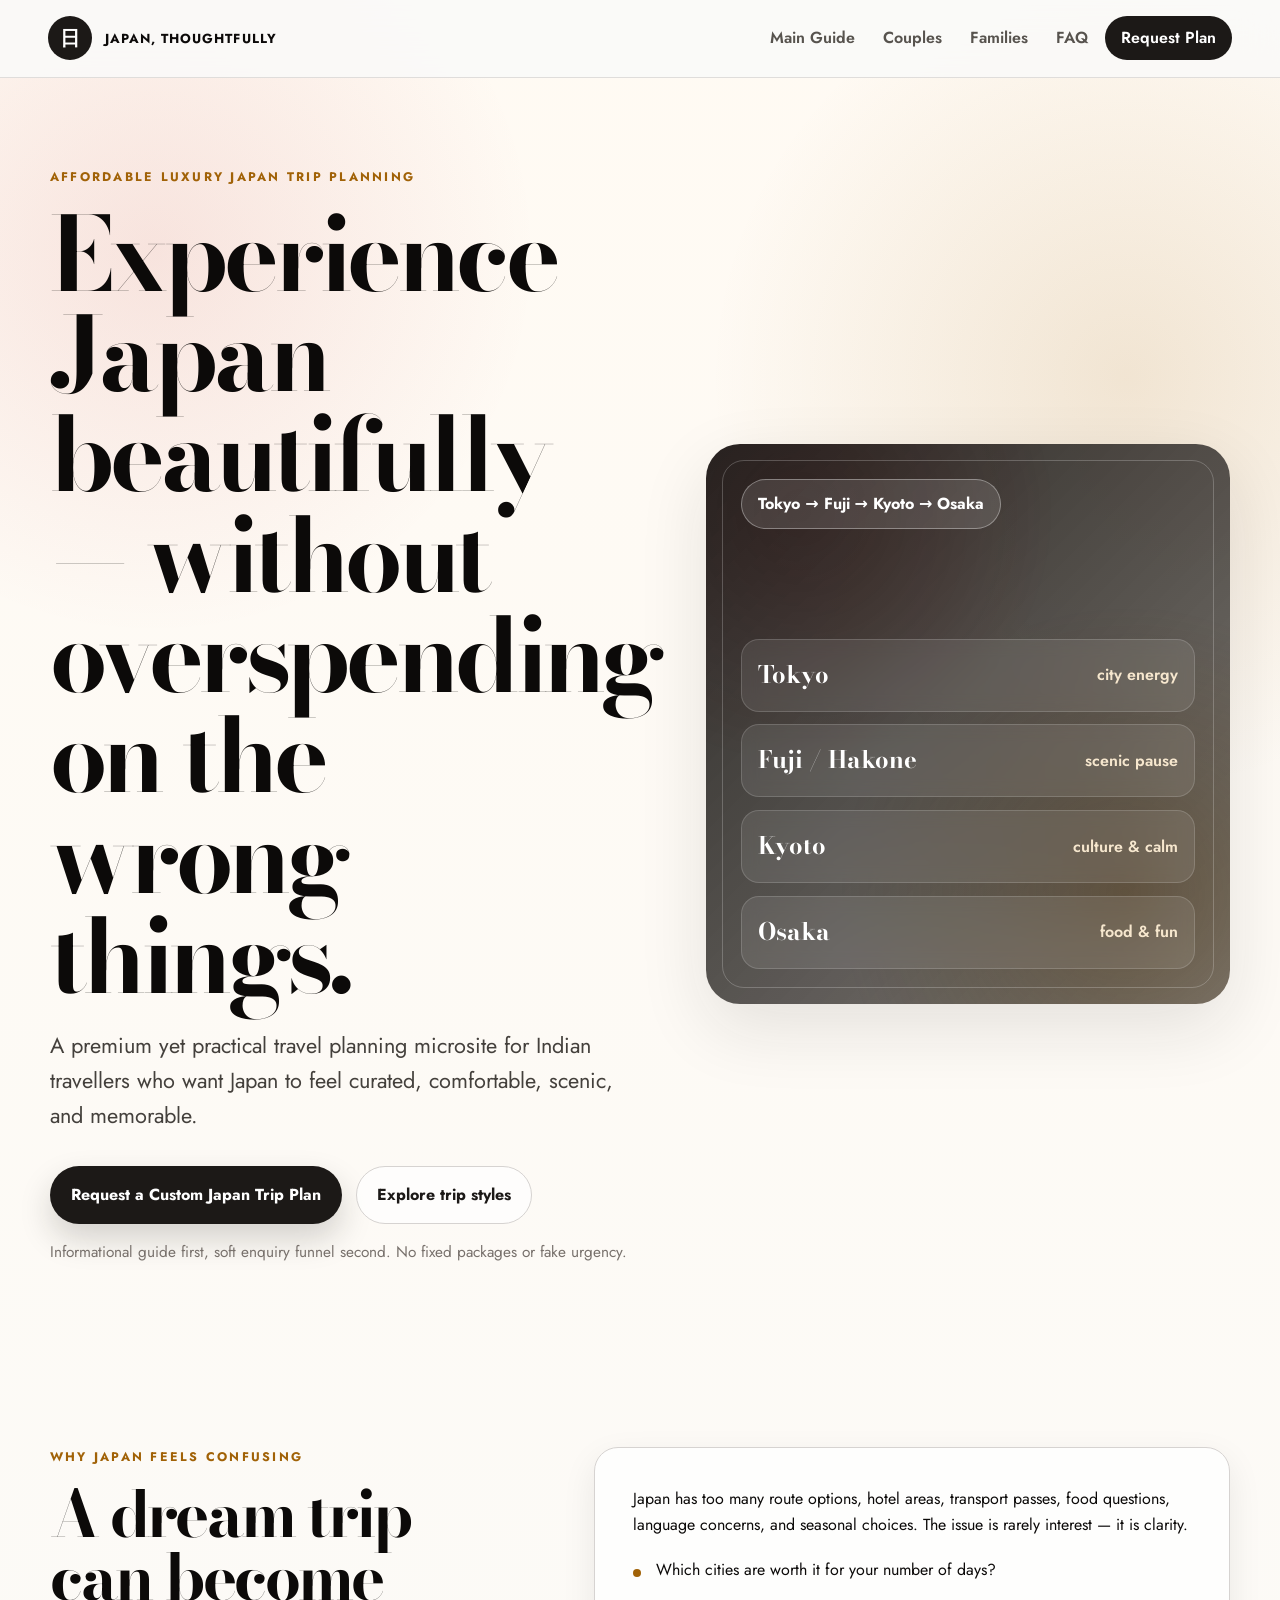
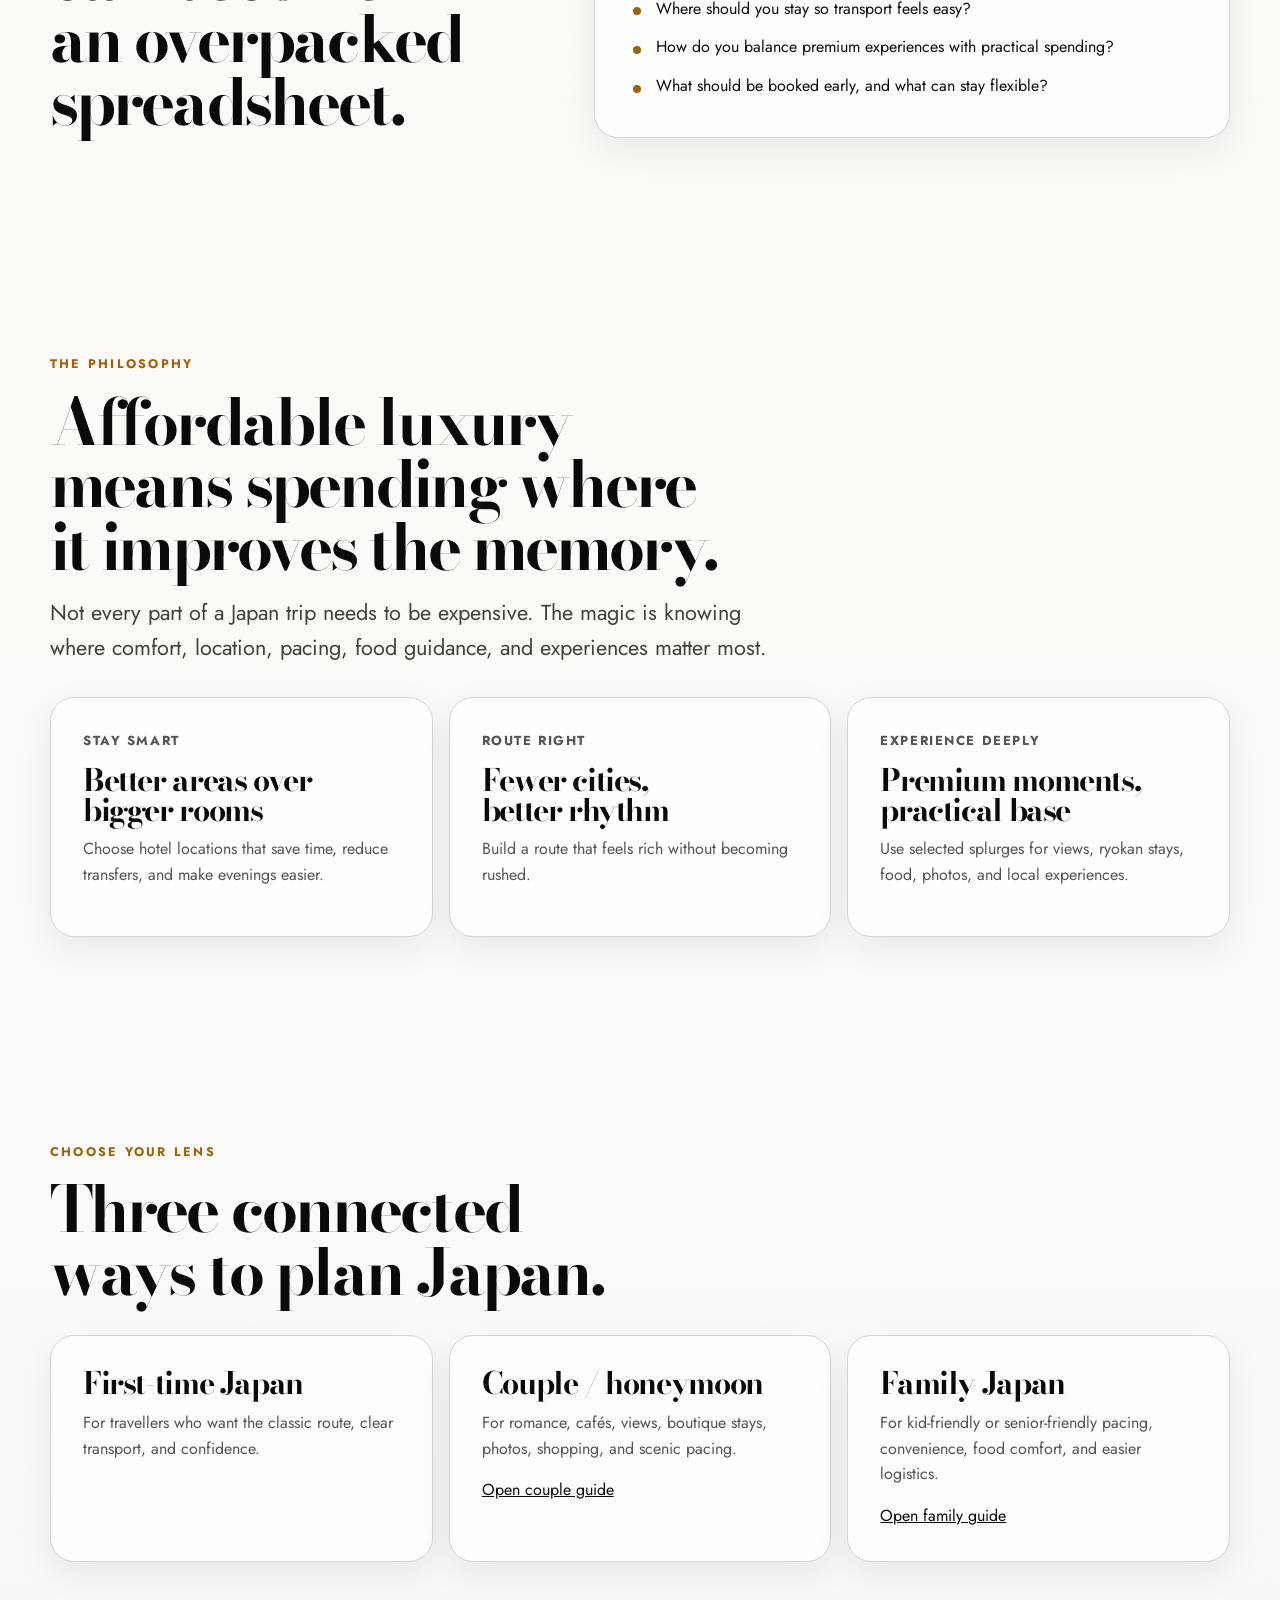
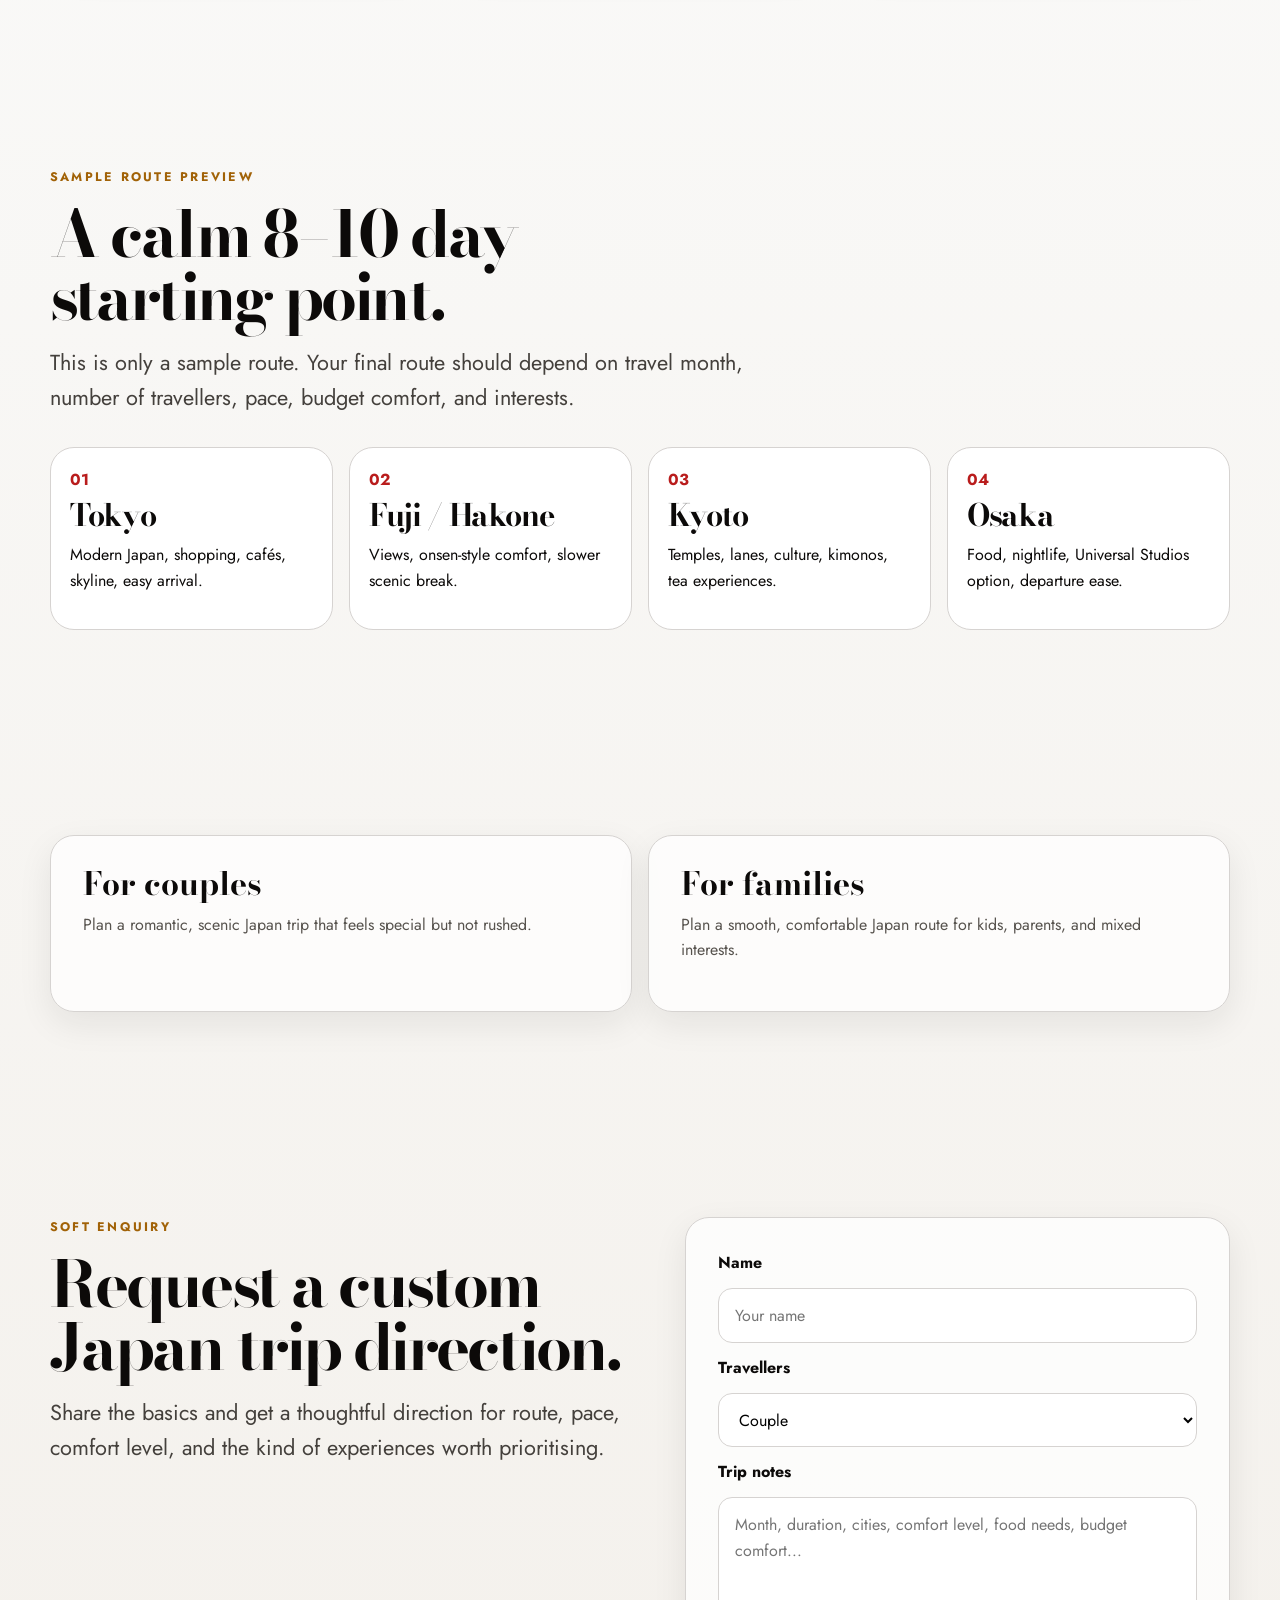
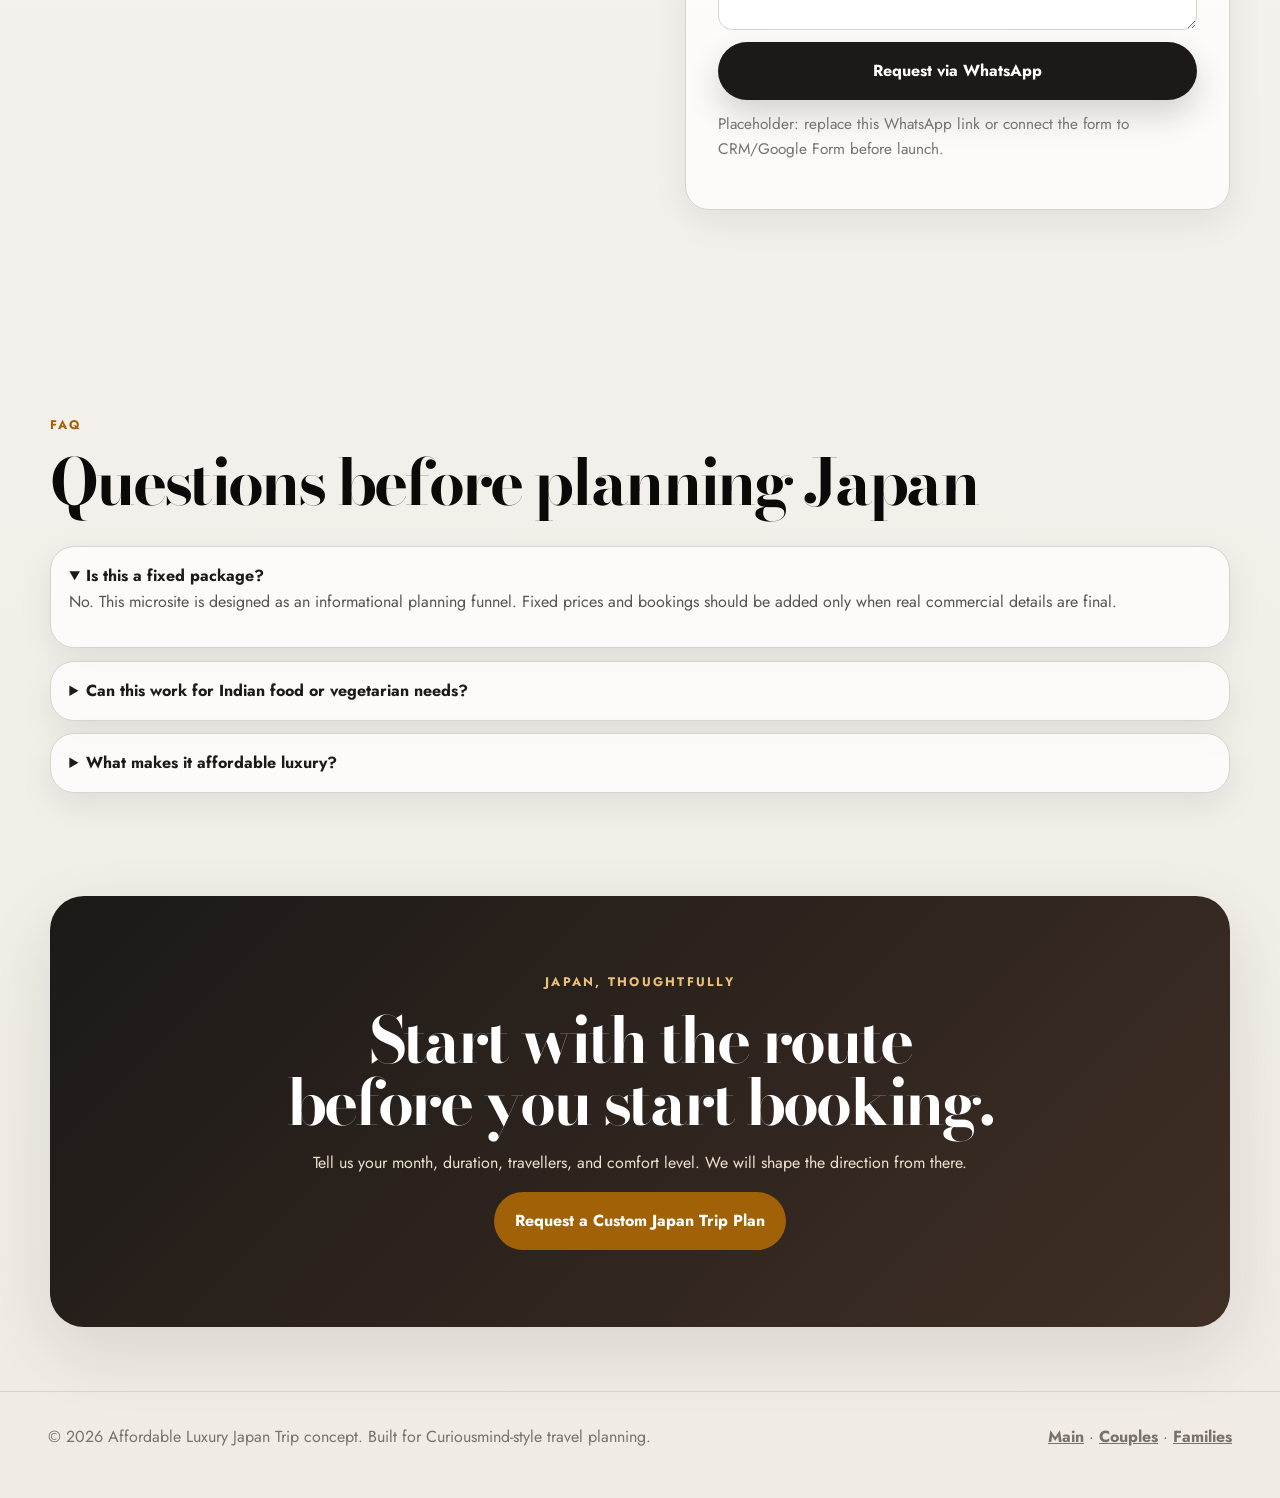
<file: index.html>
<!doctype html><html lang="en"><head><meta charset="utf-8"><meta name="viewport" content="width=device-width, initial-scale=1"><title>Affordable Luxury Japan Trip | Premium Informational Planning Guide</title><meta name="description" content="A premium informational guide for Indian travellers planning an affordable luxury Japan trip with smart routes, comfort, food guidance, and curated experiences."><meta property="og:title" content="Affordable Luxury Japan Trip | Premium Informational Planning Guide"><meta property="og:description" content="A premium informational guide for Indian travellers planning an affordable luxury Japan trip with smart routes, comfort, food guidance, and curated experiences."><meta property="og:type" content="website"><meta property="og:url" content="https://affordable-luxury-japan-trip.vercel.app/"><meta name="theme-color" content="#1C1917"><link rel="stylesheet" href="styles.css"></head><body><a class="skip-link" href="#main">Skip to main content</a><header class="site-header"><a class="brand" href="index.html" aria-label="Affordable Luxury Japan Trip home"><span class="brand-mark">日</span><span>Japan, Thoughtfully</span></a><nav class="site-nav" aria-label="Primary navigation"><a href="index.html">Main Guide</a><a href="couples.html">Couples</a><a href="family.html">Families</a><a href="#faq">FAQ</a><a class="nav-cta" href="#plan">Request Plan</a></nav></header><main id="main">
<section class="hero container"><div class="hero-grid"><div><p class="eyebrow">Affordable Luxury Japan Trip Planning</p><h1>Experience Japan beautifully — without overspending on the wrong things.</h1><p class="lead">A premium yet practical travel planning microsite for Indian travellers who want Japan to feel curated, comfortable, scenic, and memorable.</p><div class="actions"><a class="btn btn-primary" href="#plan">Request a Custom Japan Trip Plan</a><a class="btn btn-secondary" href="#trip-styles">Explore trip styles</a></div><p class="microcopy">Informational guide first, soft enquiry funnel second. No fixed packages or fake urgency.</p></div><aside class="hero-card" aria-label="Sample Japan route"><span class="stamp">Tokyo → Fuji → Kyoto → Osaka</span><div class="route"><div class="route-item"><strong>Tokyo</strong><span>city energy</span></div><div class="route-item"><strong>Fuji / Hakone</strong><span>scenic pause</span></div><div class="route-item"><strong>Kyoto</strong><span>culture & calm</span></div><div class="route-item"><strong>Osaka</strong><span>food & fun</span></div></div></aside></div></section>
<section class="section container split"><div class="section-intro"><p class="eyebrow">Why Japan feels confusing</p><h2>A dream trip can become an overpacked spreadsheet.</h2></div><div class="soft-panel"><p>Japan has too many route options, hotel areas, transport passes, food questions, language concerns, and seasonal choices. The issue is rarely interest — it is clarity.</p><ul class="feature-list"><li>Which cities are worth it for your number of days?</li><li>Where should you stay so transport feels easy?</li><li>How do you balance premium experiences with practical spending?</li><li>What should be booked early, and what can stay flexible?</li></ul></div></section>
<section class="section container"><div class="section-intro"><p class="eyebrow">The philosophy</p><h2>Affordable luxury means spending where it improves the memory.</h2><p class="lead">Not every part of a Japan trip needs to be expensive. The magic is knowing where comfort, location, pacing, food guidance, and experiences matter most.</p></div><div class="grid-3"><article class="card"><p class="kicker">Stay smart</p><h3>Better areas over bigger rooms</h3><p>Choose hotel locations that save time, reduce transfers, and make evenings easier.</p></article><article class="card"><p class="kicker">Route right</p><h3>Fewer cities, better rhythm</h3><p>Build a route that feels rich without becoming rushed.</p></article><article class="card"><p class="kicker">Experience deeply</p><h3>Premium moments, practical base</h3><p>Use selected splurges for views, ryokan stays, food, photos, and local experiences.</p></article></div></section>
<section class="section container" id="trip-styles"><div class="section-intro"><p class="eyebrow">Choose your lens</p><h2>Three connected ways to plan Japan.</h2></div><div class="grid-3"><article class="card"><h3>First-time Japan</h3><p>For travellers who want the classic route, clear transport, and confidence.</p></article><article class="card"><h3>Couple / honeymoon</h3><p>For romance, cafés, views, boutique stays, photos, shopping, and scenic pacing.</p><a href="couples.html">Open couple guide</a></article><article class="card"><h3>Family Japan</h3><p>For kid-friendly or senior-friendly pacing, convenience, food comfort, and easier logistics.</p><a href="family.html">Open family guide</a></article></div></section>
<section class="section container"><div class="section-intro"><p class="eyebrow">Sample route preview</p><h2>A calm 8–10 day starting point.</h2><p class="lead">This is only a sample route. Your final route should depend on travel month, number of travellers, pace, budget comfort, and interests.</p></div><div class="route-preview"><div class="stop"><span>01</span><h3>Tokyo</h3><p>Modern Japan, shopping, cafés, skyline, easy arrival.</p></div><div class="stop"><span>02</span><h3>Fuji / Hakone</h3><p>Views, onsen-style comfort, slower scenic break.</p></div><div class="stop"><span>03</span><h3>Kyoto</h3><p>Temples, lanes, culture, kimonos, tea experiences.</p></div><div class="stop"><span>04</span><h3>Osaka</h3><p>Food, nightlife, Universal Studios option, departure ease.</p></div></div></section>
<section class="section container"><div class="page-links"><a class="link-card" href="couples.html"><strong>For couples</strong><p>Plan a romantic, scenic Japan trip that feels special but not rushed.</p></a><a class="link-card" href="family.html"><strong>For families</strong><p>Plan a smooth, comfortable Japan route for kids, parents, and mixed interests.</p></a></div></section>
<section class="section container form-section" id="plan"><div><p class="eyebrow">Soft enquiry</p><h2>Request a custom Japan trip direction.</h2><p class="lead">Share the basics and get a thoughtful direction for route, pace, comfort level, and the kind of experiences worth prioritising.</p></div><form class="form-panel" aria-label="Japan trip plan request form"><label for="name">Name</label><input id="name" name="name" autocomplete="name" placeholder="Your name"><label for="travelers">Travellers</label><select id="travelers" name="travelers"><option>Couple</option><option>Family</option><option>Friends / group</option><option>Solo traveller</option></select><label for="message">Trip notes</label><textarea id="message" name="message" rows="4" placeholder="Month, duration, cities, comfort level, food needs, budget comfort..."></textarea><a class="btn btn-primary" href="https://wa.me/910000000000?text=Hi%2C%20I%20want%20a%20custom%20Japan%20trip%20plan">Request via WhatsApp</a><p class="microcopy">Placeholder: replace this WhatsApp link or connect the form to CRM/Google Form before launch.</p></form></section>
<section class="section container" id="faq"><p class="eyebrow">FAQ</p><h2>Questions before planning Japan</h2><div class="faq"><details open><summary>Is this a fixed package?</summary><p>No. This microsite is designed as an informational planning funnel. Fixed prices and bookings should be added only when real commercial details are final.</p></details><details><summary>Can this work for Indian food or vegetarian needs?</summary><p>Yes, the planning should include food comfort, convenience-store options, Indian restaurants where useful, and hotel area choices.</p></details><details><summary>What makes it affordable luxury?</summary><p>It balances premium moments with smart route, stay, and transport decisions so money is spent where it changes the experience.</p></details></div></section>
<section class="container final-cta"><p class="eyebrow">Japan, thoughtfully</p><h2>Start with the route before you start booking.</h2><p>Tell us your month, duration, travellers, and comfort level. We will shape the direction from there.</p><a class="btn btn-gold" href="#plan">Request a Custom Japan Trip Plan</a></section>
</main><footer class="site-footer"><p>© 2026 Affordable Luxury Japan Trip concept. Built for Curiousmind-style travel planning.</p><p><a href="index.html">Main</a> · <a href="couples.html">Couples</a> · <a href="family.html">Families</a></p></footer></body></html>
</file>
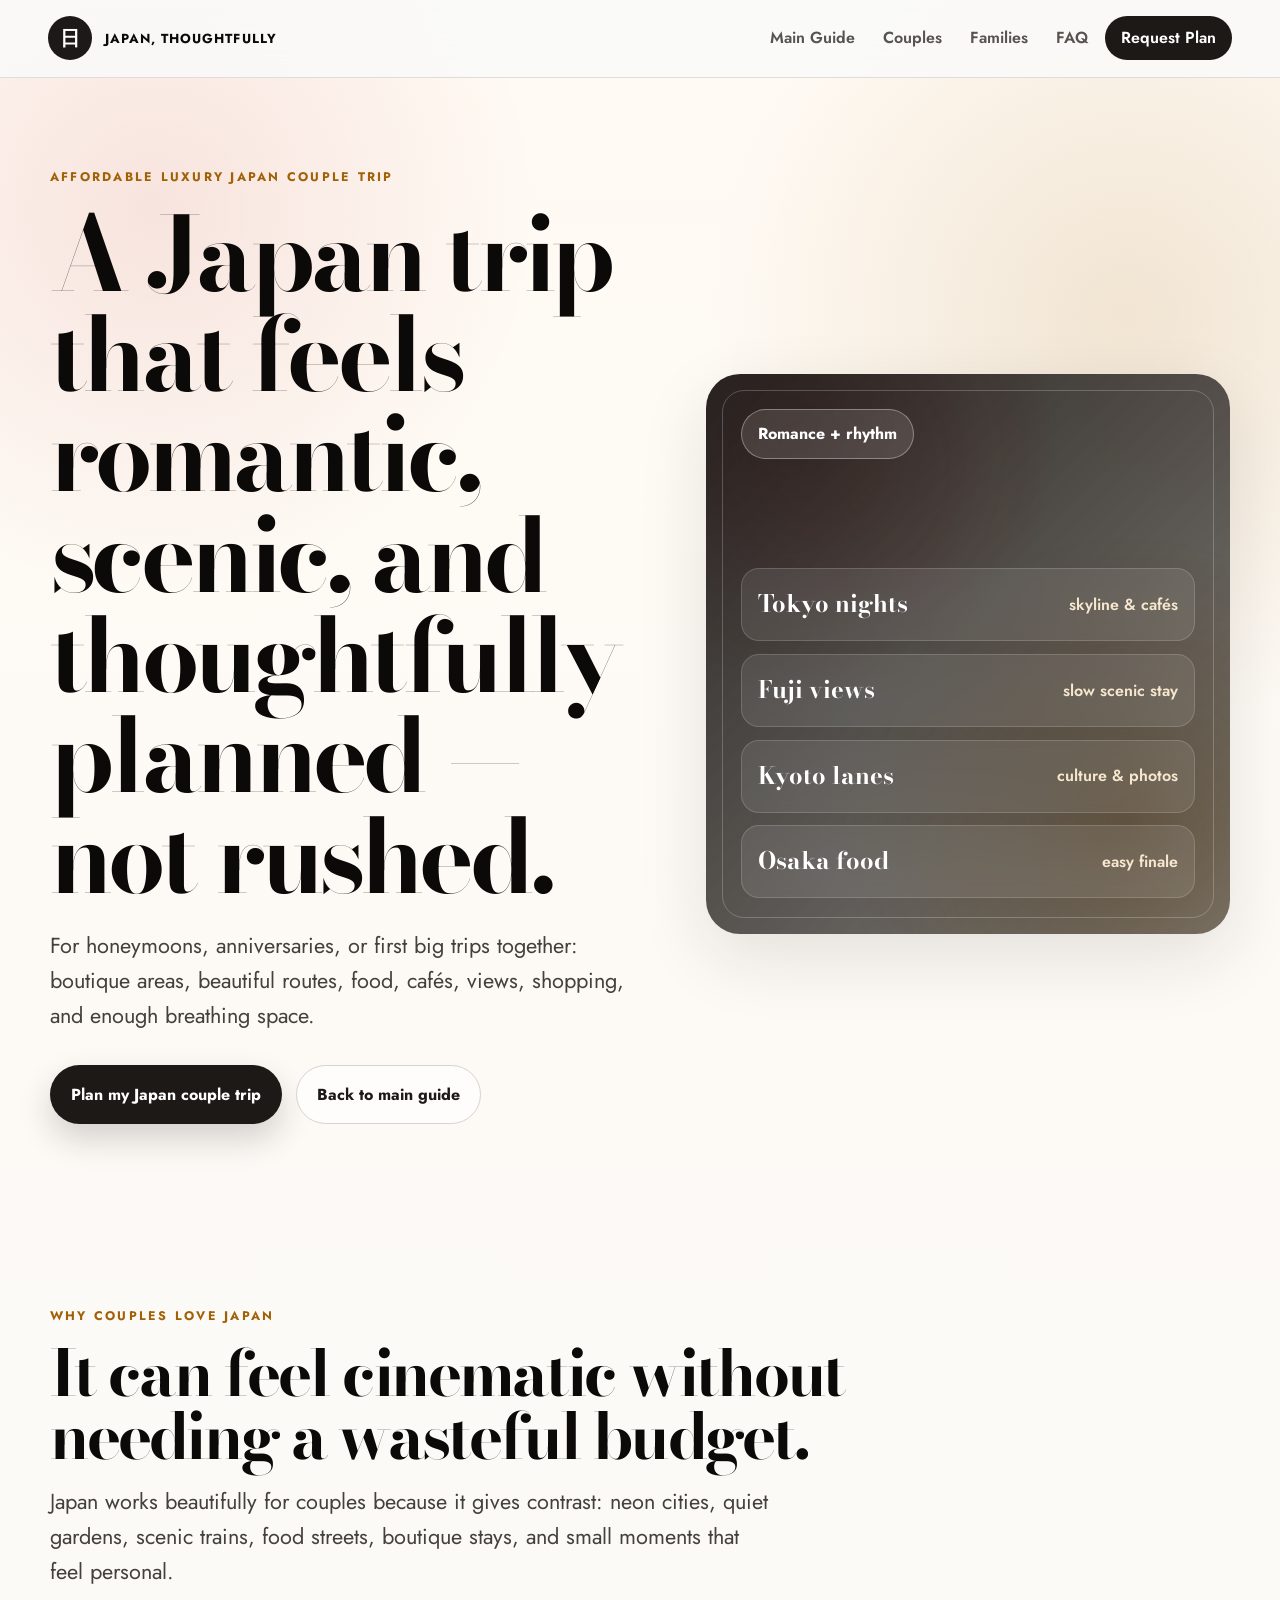
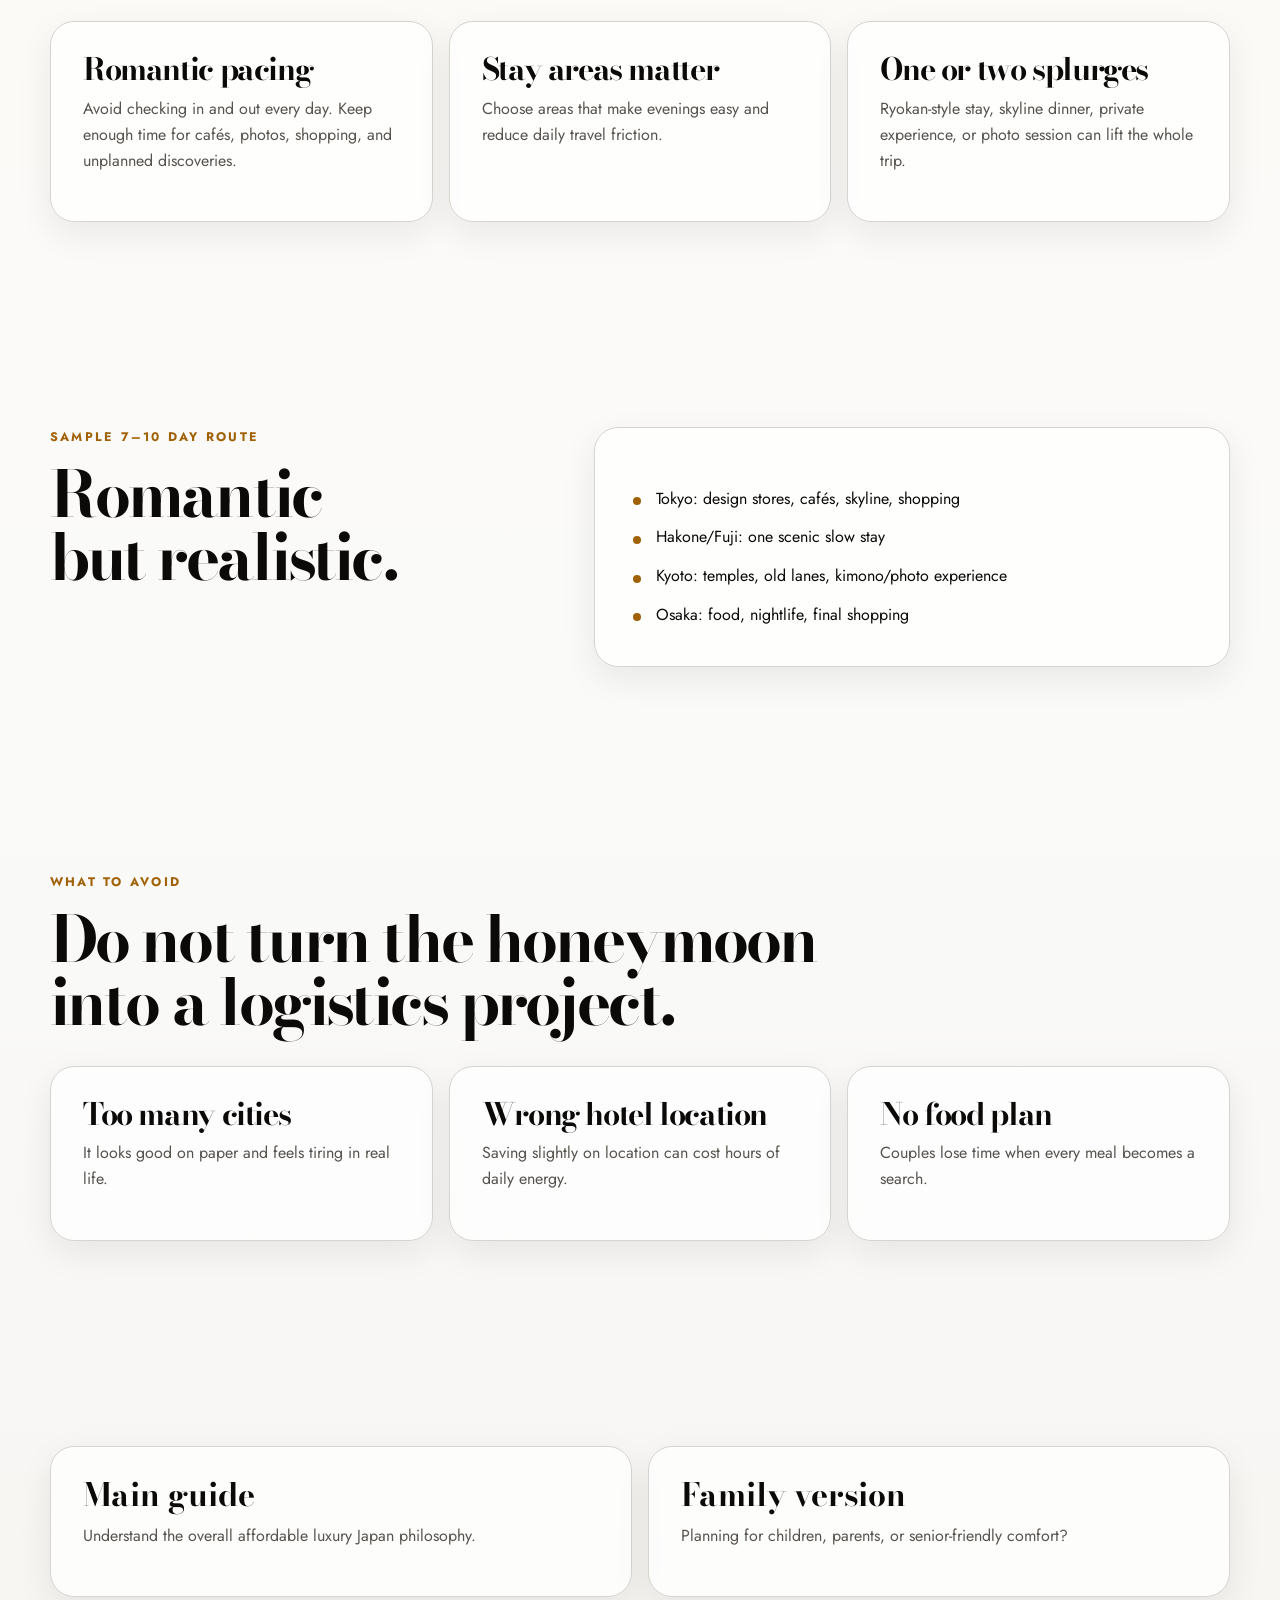
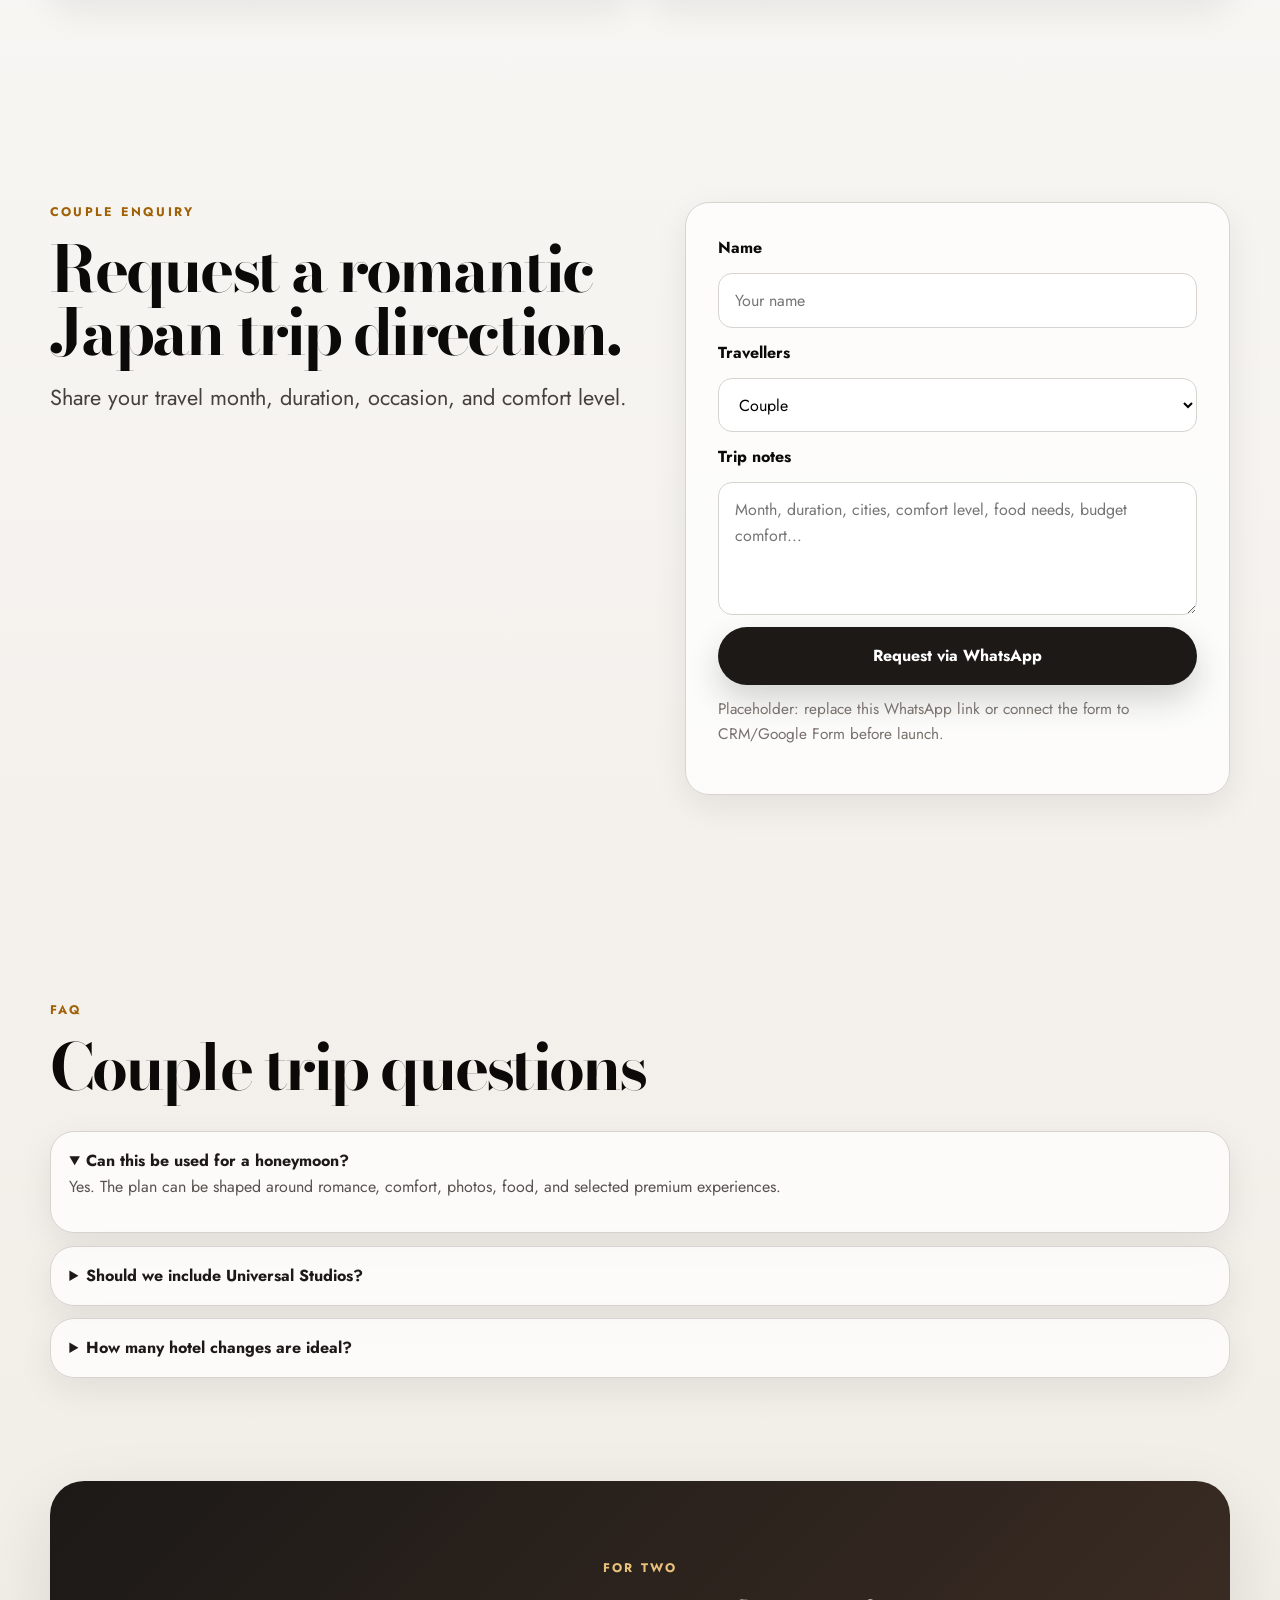
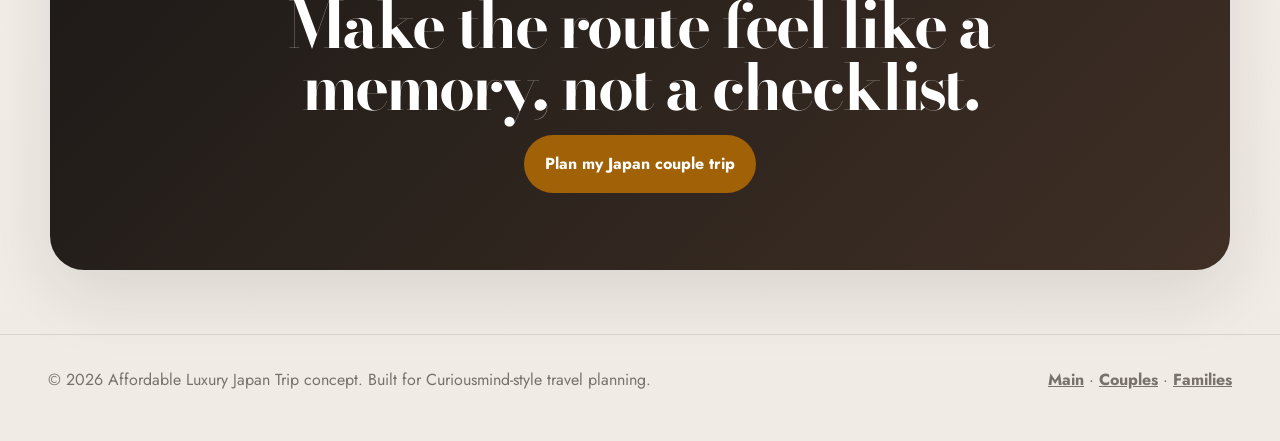
<file: couples.html>
<!doctype html><html lang="en"><head><meta charset="utf-8"><meta name="viewport" content="width=device-width, initial-scale=1"><title>Affordable Luxury Japan Honeymoon & Couple Trip Guide</title><meta name="description" content="Plan a romantic, scenic, and thoughtfully paced Japan couple trip with boutique stays, cafés, photos, food, shopping, and comfort."><meta property="og:title" content="Affordable Luxury Japan Honeymoon & Couple Trip Guide"><meta property="og:description" content="Plan a romantic, scenic, and thoughtfully paced Japan couple trip with boutique stays, cafés, photos, food, shopping, and comfort."><meta property="og:type" content="website"><meta property="og:url" content="https://affordable-luxury-japan-trip.vercel.app/couples.html"><meta name="theme-color" content="#1C1917"><link rel="stylesheet" href="styles.css"></head><body><a class="skip-link" href="#main">Skip to main content</a><header class="site-header"><a class="brand" href="index.html" aria-label="Affordable Luxury Japan Trip home"><span class="brand-mark">日</span><span>Japan, Thoughtfully</span></a><nav class="site-nav" aria-label="Primary navigation"><a href="index.html">Main Guide</a><a href="couples.html">Couples</a><a href="family.html">Families</a><a href="#faq">FAQ</a><a class="nav-cta" href="#plan">Request Plan</a></nav></header><main id="main">
<section class="hero container"><div class="hero-grid"><div><p class="eyebrow">Affordable Luxury Japan Couple Trip</p><h1>A Japan trip that feels romantic, scenic, and thoughtfully planned — not rushed.</h1><p class="lead">For honeymoons, anniversaries, or first big trips together: boutique areas, beautiful routes, food, cafés, views, shopping, and enough breathing space.</p><div class="actions"><a class="btn btn-primary" href="#plan">Plan my Japan couple trip</a><a class="btn btn-secondary" href="index.html">Back to main guide</a></div></div><aside class="hero-card"><span class="stamp">Romance + rhythm</span><div class="route"><div class="route-item"><strong>Tokyo nights</strong><span>skyline & cafés</span></div><div class="route-item"><strong>Fuji views</strong><span>slow scenic stay</span></div><div class="route-item"><strong>Kyoto lanes</strong><span>culture & photos</span></div><div class="route-item"><strong>Osaka food</strong><span>easy finale</span></div></div></aside></div></section>
<section class="section container"><div class="section-intro"><p class="eyebrow">Why couples love Japan</p><h2>It can feel cinematic without needing a wasteful budget.</h2><p class="lead">Japan works beautifully for couples because it gives contrast: neon cities, quiet gardens, scenic trains, food streets, boutique stays, and small moments that feel personal.</p></div><div class="grid-3"><article class="card"><h3>Romantic pacing</h3><p>Avoid checking in and out every day. Keep enough time for cafés, photos, shopping, and unplanned discoveries.</p></article><article class="card"><h3>Stay areas matter</h3><p>Choose areas that make evenings easy and reduce daily travel friction.</p></article><article class="card"><h3>One or two splurges</h3><p>Ryokan-style stay, skyline dinner, private experience, or photo session can lift the whole trip.</p></article></div></section>
<section class="section container split"><div><p class="eyebrow">Sample 7–10 day route</p><h2>Romantic but realistic.</h2></div><div class="soft-panel"><ul class="feature-list"><li>Tokyo: design stores, cafés, skyline, shopping</li><li>Hakone/Fuji: one scenic slow stay</li><li>Kyoto: temples, old lanes, kimono/photo experience</li><li>Osaka: food, nightlife, final shopping</li></ul></div></section>
<section class="section container"><div class="section-intro"><p class="eyebrow">What to avoid</p><h2>Do not turn the honeymoon into a logistics project.</h2></div><div class="grid-3"><article class="card"><h3>Too many cities</h3><p>It looks good on paper and feels tiring in real life.</p></article><article class="card"><h3>Wrong hotel location</h3><p>Saving slightly on location can cost hours of daily energy.</p></article><article class="card"><h3>No food plan</h3><p>Couples lose time when every meal becomes a search.</p></article></div></section>
<section class="section container"><div class="page-links"><a class="link-card" href="index.html"><strong>Main guide</strong><p>Understand the overall affordable luxury Japan philosophy.</p></a><a class="link-card" href="family.html"><strong>Family version</strong><p>Planning for children, parents, or senior-friendly comfort?</p></a></div></section>
<section class="section container form-section" id="plan"><div><p class="eyebrow">Couple enquiry</p><h2>Request a romantic Japan trip direction.</h2><p class="lead">Share your travel month, duration, occasion, and comfort level.</p></div><form class="form-panel" aria-label="Japan trip plan request form"><label for="name">Name</label><input id="name" name="name" autocomplete="name" placeholder="Your name"><label for="travelers">Travellers</label><select id="travelers" name="travelers"><option>Couple</option><option>Family</option><option>Friends / group</option><option>Solo traveller</option></select><label for="message">Trip notes</label><textarea id="message" name="message" rows="4" placeholder="Month, duration, cities, comfort level, food needs, budget comfort..."></textarea><a class="btn btn-primary" href="https://wa.me/910000000000?text=Hi%2C%20I%20want%20a%20custom%20Japan%20trip%20plan">Request via WhatsApp</a><p class="microcopy">Placeholder: replace this WhatsApp link or connect the form to CRM/Google Form before launch.</p></form></section>
<section class="section container" id="faq"><p class="eyebrow">FAQ</p><h2>Couple trip questions</h2><div class="faq"><details open><summary>Can this be used for a honeymoon?</summary><p>Yes. The plan can be shaped around romance, comfort, photos, food, and selected premium experiences.</p></details><details><summary>Should we include Universal Studios?</summary><p>Only if it matches your travel style. It can be great, but it should not crowd out the couple experience.</p></details><details><summary>How many hotel changes are ideal?</summary><p>Usually fewer than people think. The right answer depends on days, luggage comfort, and route.</p></details></div></section>
<section class="container final-cta"><p class="eyebrow">For two</p><h2>Make the route feel like a memory, not a checklist.</h2><a class="btn btn-gold" href="#plan">Plan my Japan couple trip</a></section>
</main><footer class="site-footer"><p>© 2026 Affordable Luxury Japan Trip concept. Built for Curiousmind-style travel planning.</p><p><a href="index.html">Main</a> · <a href="couples.html">Couples</a> · <a href="family.html">Families</a></p></footer></body></html>
</file>
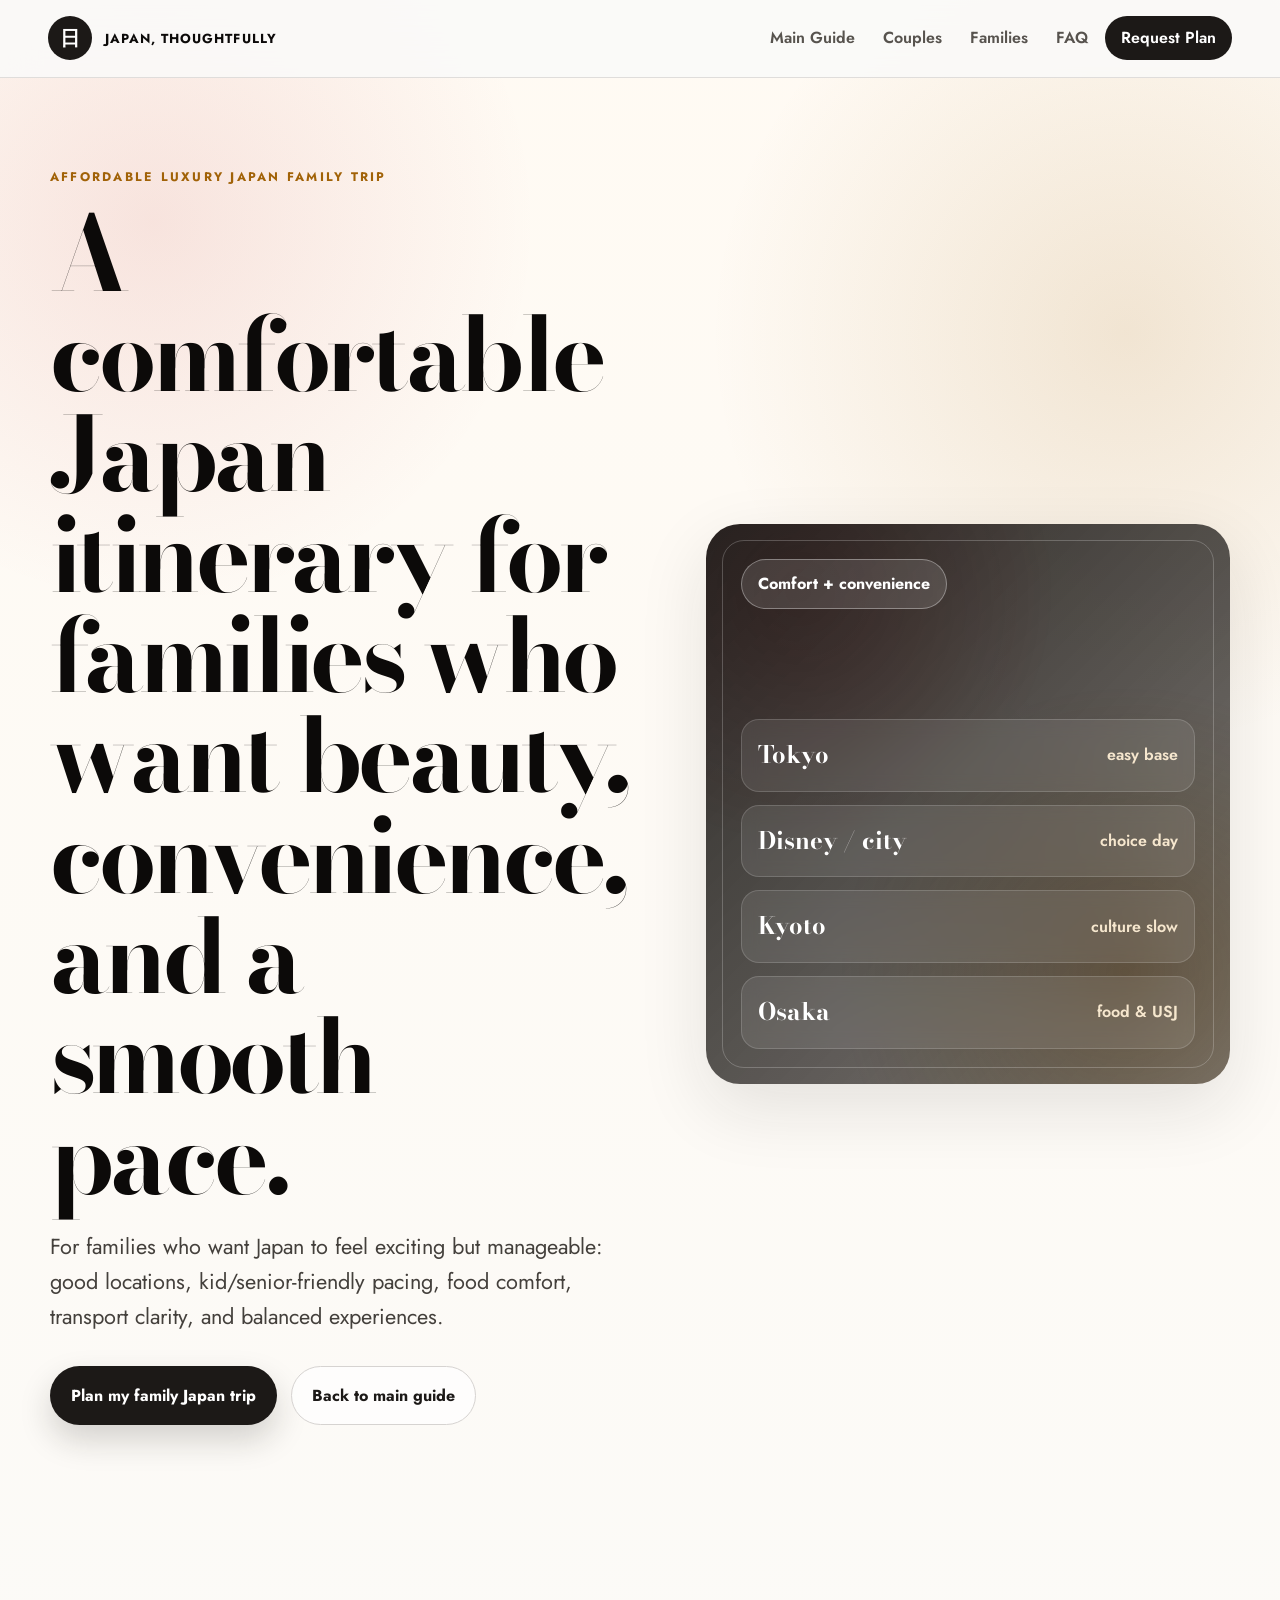
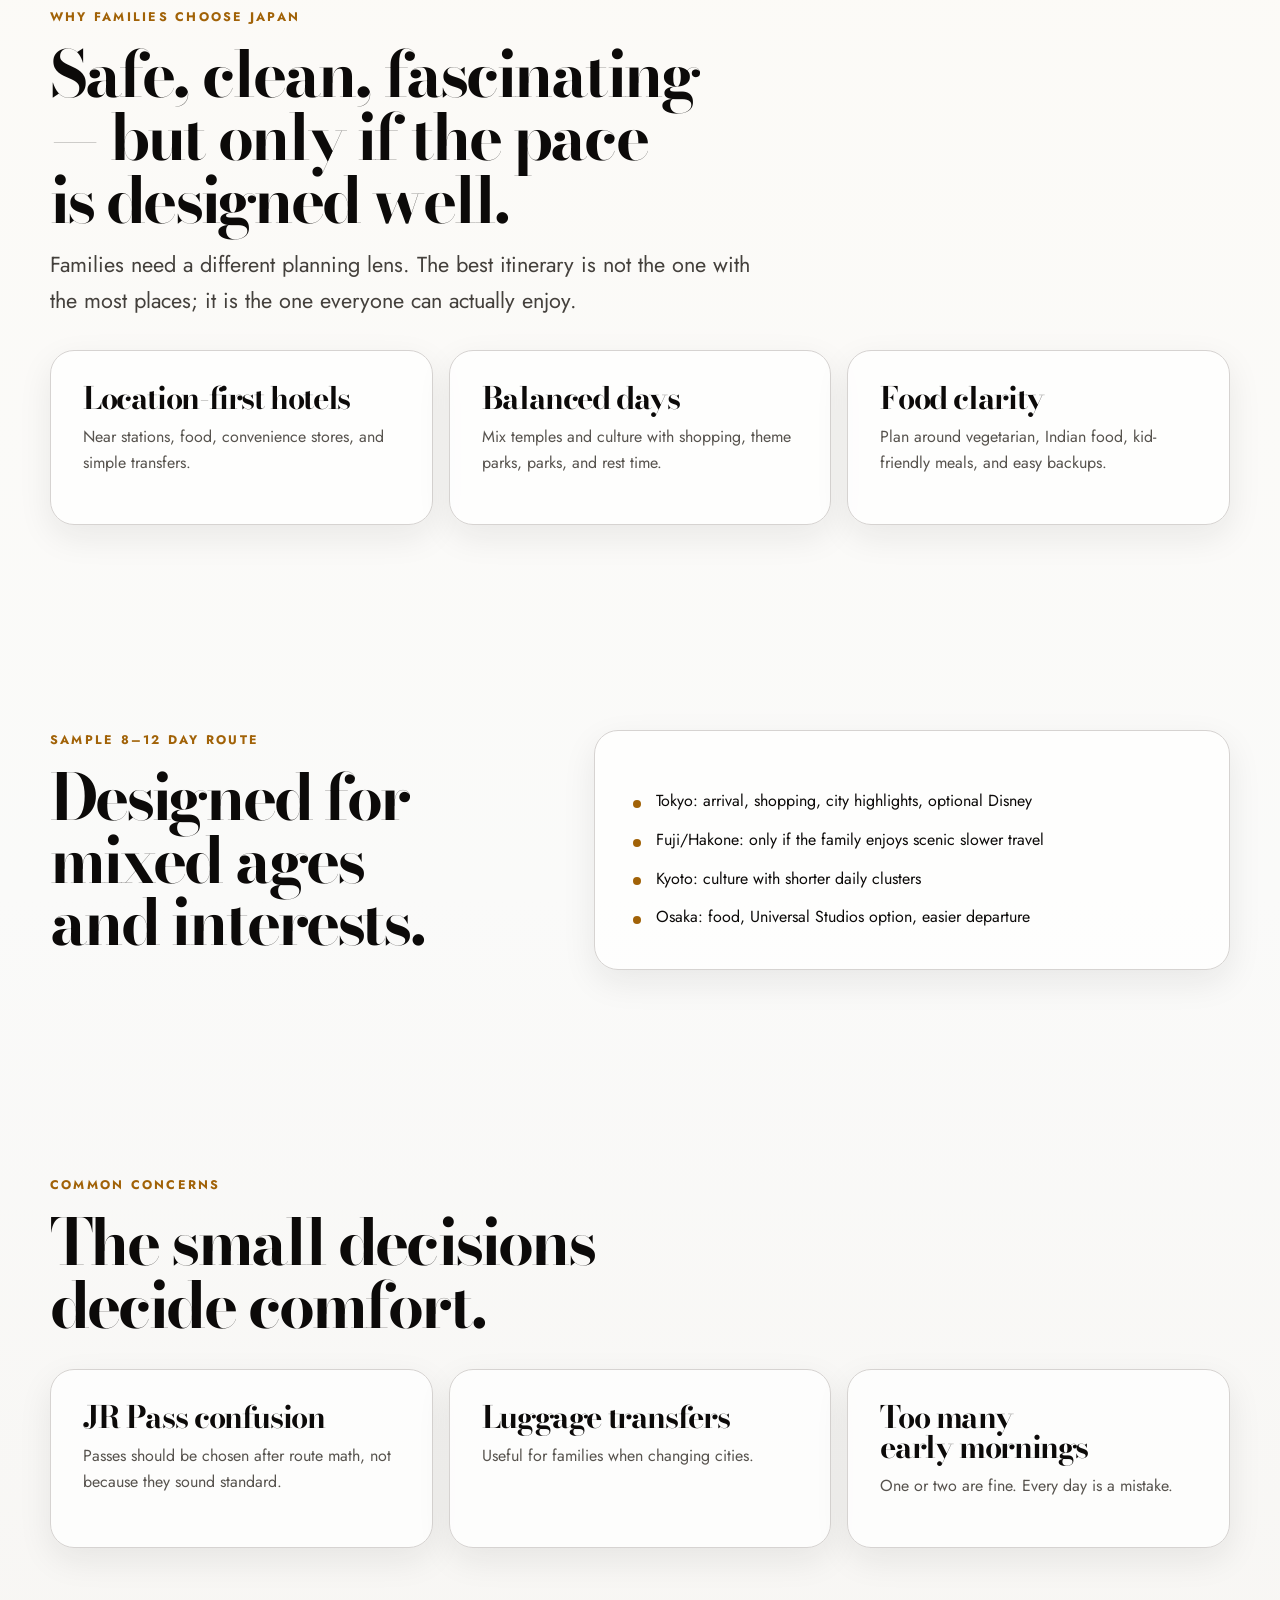
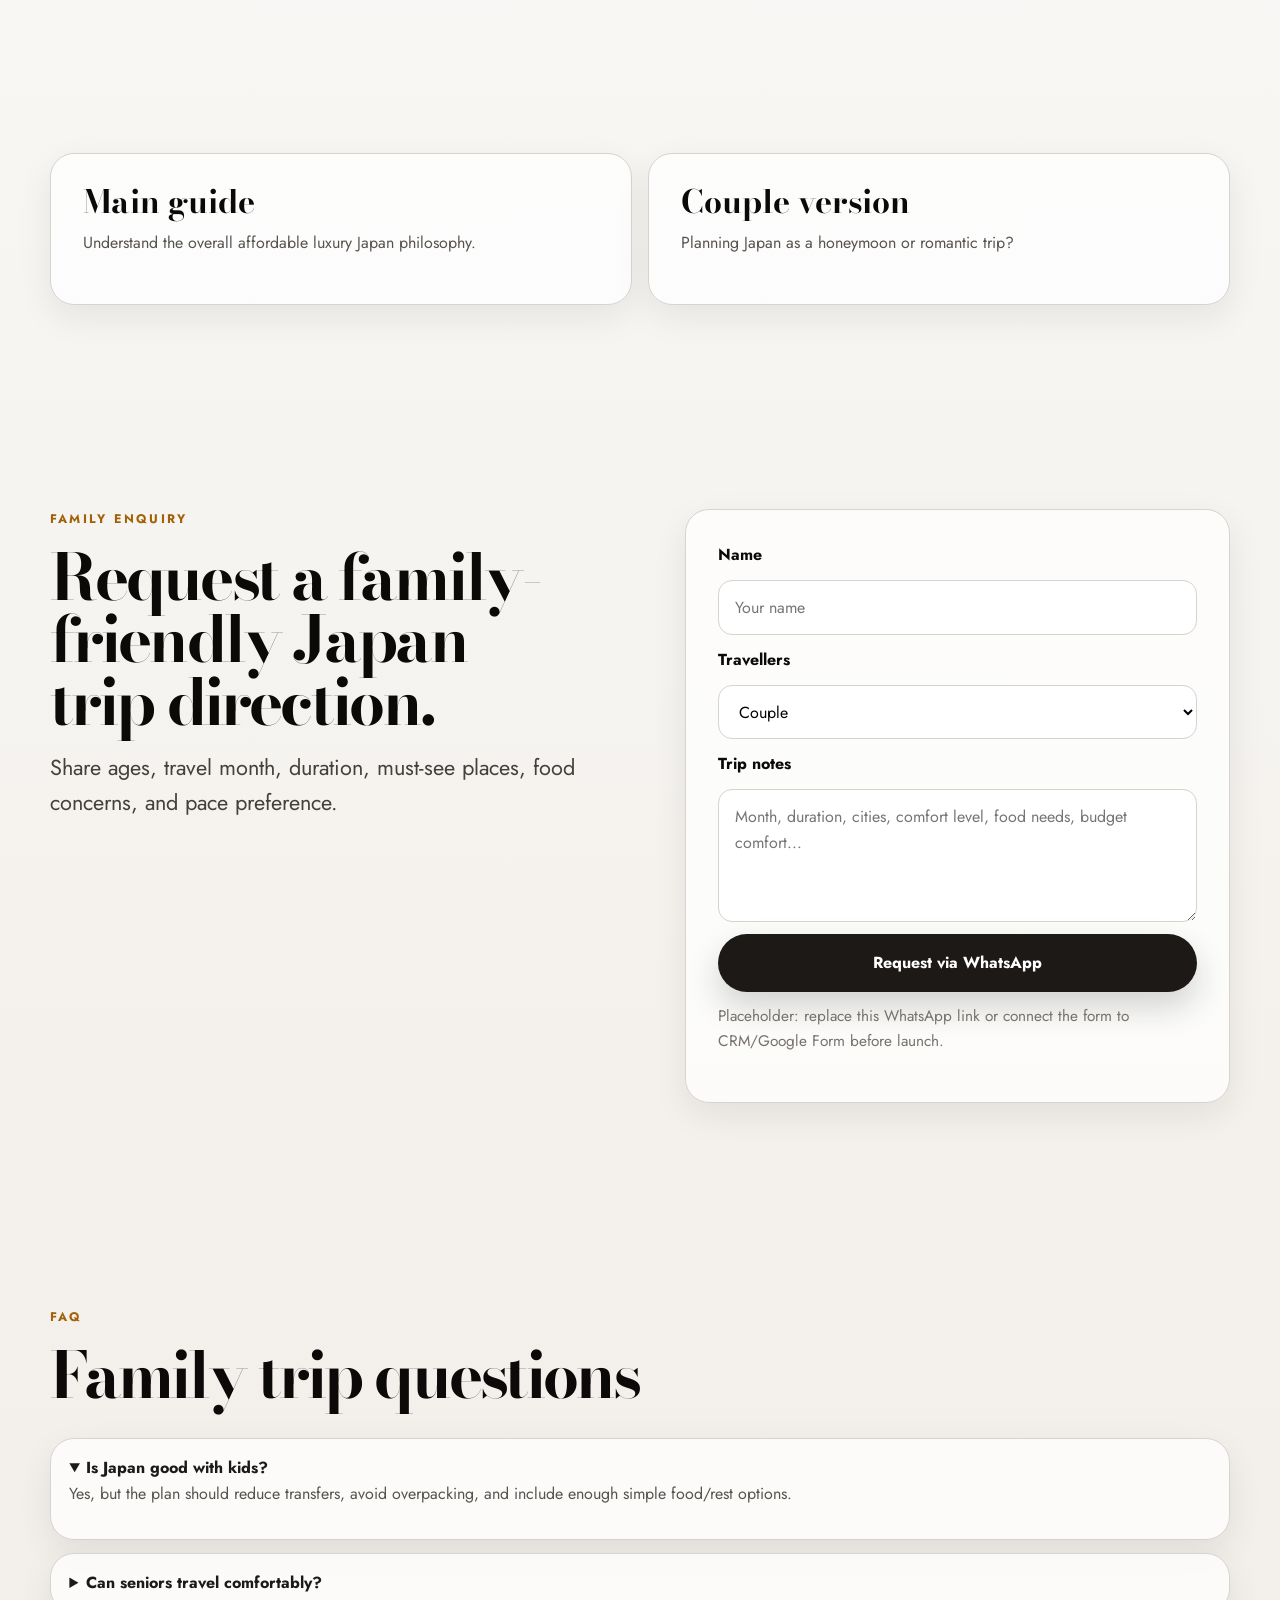
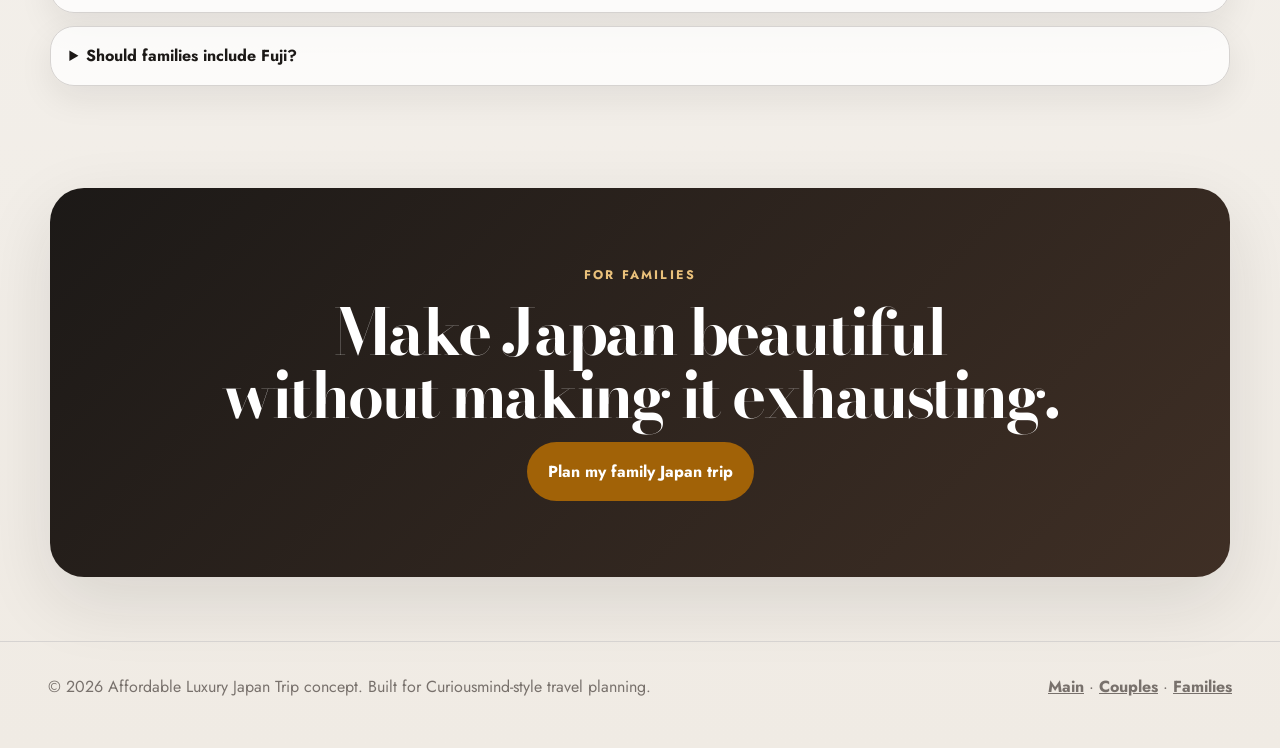
<file: family.html>
<!doctype html><html lang="en"><head><meta charset="utf-8"><meta name="viewport" content="width=device-width, initial-scale=1"><title>Affordable Luxury Japan Family Trip Guide</title><meta name="description" content="Plan a comfortable Japan family trip with kid-friendly pacing, senior-friendly logistics, food comfort, transport clarity, and balanced experiences."><meta property="og:title" content="Affordable Luxury Japan Family Trip Guide"><meta property="og:description" content="Plan a comfortable Japan family trip with kid-friendly pacing, senior-friendly logistics, food comfort, transport clarity, and balanced experiences."><meta property="og:type" content="website"><meta property="og:url" content="https://affordable-luxury-japan-trip.vercel.app/family.html"><meta name="theme-color" content="#1C1917"><link rel="stylesheet" href="styles.css"></head><body><a class="skip-link" href="#main">Skip to main content</a><header class="site-header"><a class="brand" href="index.html" aria-label="Affordable Luxury Japan Trip home"><span class="brand-mark">日</span><span>Japan, Thoughtfully</span></a><nav class="site-nav" aria-label="Primary navigation"><a href="index.html">Main Guide</a><a href="couples.html">Couples</a><a href="family.html">Families</a><a href="#faq">FAQ</a><a class="nav-cta" href="#plan">Request Plan</a></nav></header><main id="main">
<section class="hero container"><div class="hero-grid"><div><p class="eyebrow">Affordable Luxury Japan Family Trip</p><h1>A comfortable Japan itinerary for families who want beauty, convenience, and a smooth pace.</h1><p class="lead">For families who want Japan to feel exciting but manageable: good locations, kid/senior-friendly pacing, food comfort, transport clarity, and balanced experiences.</p><div class="actions"><a class="btn btn-primary" href="#plan">Plan my family Japan trip</a><a class="btn btn-secondary" href="index.html">Back to main guide</a></div></div><aside class="hero-card"><span class="stamp">Comfort + convenience</span><div class="route"><div class="route-item"><strong>Tokyo</strong><span>easy base</span></div><div class="route-item"><strong>Disney / city</strong><span>choice day</span></div><div class="route-item"><strong>Kyoto</strong><span>culture slow</span></div><div class="route-item"><strong>Osaka</strong><span>food & USJ</span></div></div></aside></div></section>
<section class="section container"><div class="section-intro"><p class="eyebrow">Why families choose Japan</p><h2>Safe, clean, fascinating — but only if the pace is designed well.</h2><p class="lead">Families need a different planning lens. The best itinerary is not the one with the most places; it is the one everyone can actually enjoy.</p></div><div class="grid-3"><article class="card"><h3>Location-first hotels</h3><p>Near stations, food, convenience stores, and simple transfers.</p></article><article class="card"><h3>Balanced days</h3><p>Mix temples and culture with shopping, theme parks, parks, and rest time.</p></article><article class="card"><h3>Food clarity</h3><p>Plan around vegetarian, Indian food, kid-friendly meals, and easy backups.</p></article></div></section>
<section class="section container split"><div><p class="eyebrow">Sample 8–12 day route</p><h2>Designed for mixed ages and interests.</h2></div><div class="soft-panel"><ul class="feature-list"><li>Tokyo: arrival, shopping, city highlights, optional Disney</li><li>Fuji/Hakone: only if the family enjoys scenic slower travel</li><li>Kyoto: culture with shorter daily clusters</li><li>Osaka: food, Universal Studios option, easier departure</li></ul></div></section>
<section class="section container"><div class="section-intro"><p class="eyebrow">Common concerns</p><h2>The small decisions decide comfort.</h2></div><div class="grid-3"><article class="card"><h3>JR Pass confusion</h3><p>Passes should be chosen after route math, not because they sound standard.</p></article><article class="card"><h3>Luggage transfers</h3><p>Useful for families when changing cities.</p></article><article class="card"><h3>Too many early mornings</h3><p>One or two are fine. Every day is a mistake.</p></article></div></section>
<section class="section container"><div class="page-links"><a class="link-card" href="index.html"><strong>Main guide</strong><p>Understand the overall affordable luxury Japan philosophy.</p></a><a class="link-card" href="couples.html"><strong>Couple version</strong><p>Planning Japan as a honeymoon or romantic trip?</p></a></div></section>
<section class="section container form-section" id="plan"><div><p class="eyebrow">Family enquiry</p><h2>Request a family-friendly Japan trip direction.</h2><p class="lead">Share ages, travel month, duration, must-see places, food concerns, and pace preference.</p></div><form class="form-panel" aria-label="Japan trip plan request form"><label for="name">Name</label><input id="name" name="name" autocomplete="name" placeholder="Your name"><label for="travelers">Travellers</label><select id="travelers" name="travelers"><option>Couple</option><option>Family</option><option>Friends / group</option><option>Solo traveller</option></select><label for="message">Trip notes</label><textarea id="message" name="message" rows="4" placeholder="Month, duration, cities, comfort level, food needs, budget comfort..."></textarea><a class="btn btn-primary" href="https://wa.me/910000000000?text=Hi%2C%20I%20want%20a%20custom%20Japan%20trip%20plan">Request via WhatsApp</a><p class="microcopy">Placeholder: replace this WhatsApp link or connect the form to CRM/Google Form before launch.</p></form></section>
<section class="section container" id="faq"><p class="eyebrow">FAQ</p><h2>Family trip questions</h2><div class="faq"><details open><summary>Is Japan good with kids?</summary><p>Yes, but the plan should reduce transfers, avoid overpacking, and include enough simple food/rest options.</p></details><details><summary>Can seniors travel comfortably?</summary><p>Yes, if hotels, station access, route pace, and walking load are planned carefully.</p></details><details><summary>Should families include Fuji?</summary><p>It depends on season, weather expectations, travel days, and whether the family values a slower scenic pause.</p></details></div></section>
<section class="container final-cta"><p class="eyebrow">For families</p><h2>Make Japan beautiful without making it exhausting.</h2><a class="btn btn-gold" href="#plan">Plan my family Japan trip</a></section>
</main><footer class="site-footer"><p>© 2026 Affordable Luxury Japan Trip concept. Built for Curiousmind-style travel planning.</p><p><a href="index.html">Main</a> · <a href="couples.html">Couples</a> · <a href="family.html">Families</a></p></footer></body></html>
</file>
<file: styles.css>
@import url('https://fonts.googleapis.com/css2?family=Bodoni+Moda:wght@400;500;600;700&family=Jost:wght@300;400;500;600;700&display=swap');
:root{
  --ink:#0c0a09; --charcoal:#1c1917; --stone:#44403c; --gold:#a16207; --red:#b91c1c;
  --paper:#fafaf9; --soft:#f4f0ea; --mist:#e8ecf0; --border:#d6d3d1; --white:#fff;
  --shadow:0 24px 70px rgba(28,25,23,.11); --soft-shadow:0 12px 34px rgba(28,25,23,.08);
  --radius-xl:34px; --radius-lg:24px; --radius-md:16px; --max:1180px;
}
*{box-sizing:border-box} html{scroll-behavior:smooth} body{margin:0;background:radial-gradient(circle at 12% 4%,rgba(185,28,28,.10),transparent 24rem),radial-gradient(circle at 88% 6%,rgba(161,98,7,.14),transparent 26rem),linear-gradient(180deg,#fffaf3 0%,var(--paper) 45%,#f0ebe4 100%);color:var(--ink);font-family:Jost,Inter,system-ui,sans-serif;line-height:1.62} a{color:inherit}.skip-link{position:absolute;left:1rem;top:.7rem;z-index:99;transform:translateY(-160%);background:var(--charcoal);color:white;padding:.75rem 1rem;border-radius:999px}.skip-link:focus{transform:translateY(0)}
.site-header{position:sticky;top:0;z-index:60;display:flex;align-items:center;justify-content:space-between;gap:1rem;padding:.9rem clamp(1rem,4vw,3rem);border-bottom:1px solid rgba(214,211,209,.75);background:rgba(250,250,249,.88);backdrop-filter:blur(18px)}.brand{display:flex;align-items:center;gap:.8rem;min-height:48px;text-decoration:none;font-weight:700}.brand-mark{display:grid;place-items:center;width:44px;height:44px;border-radius:50%;background:var(--charcoal);color:white;font-family:'Bodoni Moda',serif;font-size:1.25rem}.brand span:last-child{letter-spacing:.08em;text-transform:uppercase;font-size:.82rem}.site-nav{display:flex;align-items:center;gap:.35rem;flex-wrap:wrap;justify-content:flex-end}.site-nav a{min-height:44px;display:inline-flex;align-items:center;padding:0 .7rem;border-radius:999px;text-decoration:none;color:#57534e;font-weight:600;transition:background .2s,color .2s,transform .2s}.site-nav a:hover{background:#fff;color:var(--charcoal)}.site-nav .nav-cta{background:var(--charcoal);color:white;padding:0 1rem}.site-nav .nav-cta:hover{background:var(--gold);color:white;transform:translateY(-1px)}
.container{width:min(var(--max),calc(100% - 2rem));margin-inline:auto}.section{padding:clamp(4rem,8vw,7rem) 0}.hero{padding:clamp(3.2rem,7vw,6.6rem) 0 4rem}.hero-grid{display:grid;grid-template-columns:minmax(0,1.05fr) minmax(340px,.95fr);gap:clamp(2rem,6vw,5rem);align-items:center}.eyebrow{margin:0 0 1rem;color:var(--gold);font-size:.78rem;font-weight:700;letter-spacing:.18em;text-transform:uppercase}.kicker{font-size:.82rem;color:var(--gold);font-weight:700;letter-spacing:.12em;text-transform:uppercase}h1,h2,h3,p{margin-top:0}h1,h2,h3{font-family:'Bodoni Moda',serif;letter-spacing:-.045em;line-height:.98;text-wrap:balance}h1{font-size:clamp(3.6rem,8vw,7.6rem);margin-bottom:1.35rem}h2{font-size:clamp(2.25rem,5vw,5rem);margin-bottom:1rem}h3{font-size:clamp(1.35rem,2.4vw,2rem);margin-bottom:.7rem}.lead{max-width:720px;color:#44403c;font-size:clamp(1.08rem,1.7vw,1.36rem)}.microcopy{color:#78716c;font-size:.96rem}.actions{display:flex;flex-wrap:wrap;gap:.9rem;margin:2rem 0 1rem}.btn{display:inline-flex;align-items:center;justify-content:center;min-height:52px;min-width:44px;border:1px solid transparent;border-radius:999px;padding:.95rem 1.25rem;text-decoration:none;font-weight:700;cursor:pointer;transition:transform .2s,background .2s,border-color .2s,box-shadow .2s}.btn:hover{transform:translateY(-2px)}.btn-primary{background:var(--charcoal);color:#fff;box-shadow:0 15px 32px rgba(28,25,23,.18)}.btn-primary:hover{background:var(--gold)}.btn-secondary{background:rgba(255,255,255,.72);border-color:var(--border);color:var(--charcoal)}.btn-gold{background:var(--gold);color:#fff}.hero-card{position:relative;min-height:560px;border-radius:var(--radius-xl);overflow:hidden;box-shadow:var(--shadow);background:linear-gradient(135deg,rgba(28,25,23,.94),rgba(87,83,78,.75)),radial-gradient(circle at 18% 12%,rgba(185,28,28,.7),transparent 16rem),radial-gradient(circle at 80% 80%,rgba(161,98,7,.8),transparent 18rem);color:#fff;padding:clamp(1.4rem,3vw,2.2rem);display:flex;flex-direction:column;justify-content:space-between}.hero-card:before{content:"";position:absolute;inset:1rem;border:1px solid rgba(255,255,255,.22);border-radius:calc(var(--radius-xl) - 12px);pointer-events:none}.route{position:relative;z-index:1;display:grid;gap:.8rem}.route-item{display:flex;align-items:center;justify-content:space-between;gap:1rem;padding:1rem;border:1px solid rgba(255,255,255,.16);border-radius:18px;background:rgba(255,255,255,.09);backdrop-filter:blur(8px)}.route-item strong{font-family:'Bodoni Moda',serif;font-size:1.5rem}.route-item span{color:#f6e7ce;font-weight:600}.stamp{position:relative;z-index:1;align-self:flex-start;padding:.7rem 1rem;border:1px solid rgba(255,255,255,.35);border-radius:999px;color:#fff;background:rgba(255,255,255,.12);font-weight:700}.section-intro{max-width:820px}.split{display:grid;grid-template-columns:.86fr 1.14fr;gap:clamp(2rem,5vw,4rem);align-items:start}.soft-panel,.card,.form-panel,.link-card,.faq details{border:1px solid var(--border);background:rgba(255,255,255,.76);border-radius:var(--radius-lg);box-shadow:var(--soft-shadow)}.soft-panel{padding:clamp(1.4rem,3vw,2.4rem)}.grid-3{display:grid;grid-template-columns:repeat(3,1fr);gap:1rem;margin-top:2rem}.grid-2{display:grid;grid-template-columns:repeat(2,1fr);gap:1rem;margin-top:2rem}.card{padding:clamp(1.2rem,2.5vw,2rem);transition:transform .2s,box-shadow .2s}.card:hover,.link-card:hover{transform:translateY(-3px);box-shadow:0 18px 46px rgba(28,25,23,.12)}.card p,.link-card p,.faq p{color:#57534e}.feature-list{display:grid;gap:.8rem;padding:0;margin:1.2rem 0 0;list-style:none}.feature-list li{position:relative;padding-left:1.4rem}.feature-list li:before{content:"";position:absolute;left:0;top:.72rem;width:.5rem;height:.5rem;border-radius:50%;background:var(--gold)}.route-preview{display:grid;grid-template-columns:repeat(4,1fr);gap:1rem;margin-top:2rem}.stop{padding:1.2rem;border-radius:24px;background:#fff;border:1px solid var(--border)}.stop span{display:block;color:var(--red);font-weight:700;margin-bottom:.45rem}.page-links{display:grid;grid-template-columns:repeat(2,1fr);gap:1rem}.link-card{display:block;padding:2rem;text-decoration:none;transition:transform .2s,box-shadow .2s}.link-card strong{display:block;font-family:'Bodoni Moda',serif;font-size:2rem;line-height:1;margin-bottom:.75rem}.form-section{display:grid;grid-template-columns:1fr .88fr;gap:1rem;align-items:stretch}.form-panel{padding:clamp(1.2rem,3vw,2rem);display:grid;gap:.75rem}.form-panel label{font-weight:700}.form-panel input,.form-panel textarea,.form-panel select{width:100%;min-height:48px;border:1px solid var(--border);border-radius:14px;background:#fff;padding:.85rem 1rem;font:inherit}.form-panel button{border:0}.faq{display:grid;gap:.8rem;margin-top:2rem}.faq details{padding:1rem 1.15rem}.faq summary{cursor:pointer;font-weight:700;color:var(--charcoal)}.final-cta{margin-bottom:4rem;padding:clamp(2.5rem,6vw,5rem);border-radius:var(--radius-xl);background:linear-gradient(135deg,var(--charcoal),#3f2f25);color:white;text-align:center;box-shadow:var(--shadow)}.final-cta .eyebrow{color:#eac17b}.final-cta p{max-width:720px;margin-left:auto;margin-right:auto;color:#eee1cf}.site-footer{padding:2rem clamp(1rem,4vw,3rem);border-top:1px solid var(--border);display:flex;justify-content:space-between;gap:1rem;color:#78716c}.site-footer a{font-weight:700}.badge-row{display:flex;gap:.6rem;flex-wrap:wrap;margin-top:1rem}.badge{border:1px solid var(--border);background:#fff;padding:.45rem .7rem;border-radius:999px;color:#57534e;font-weight:700;font-size:.9rem}:focus-visible{outline:3px solid rgba(161,98,7,.5);outline-offset:4px}
@media(max-width:960px){.hero-grid,.split,.form-section{grid-template-columns:1fr}.grid-3,.route-preview{grid-template-columns:repeat(2,1fr)}.hero-card{min-height:460px}.page-links,.grid-2{grid-template-columns:1fr}.site-header{align-items:flex-start}.site-nav{justify-content:flex-start}}@media(max-width:640px){.site-header{position:static;display:block}.brand{justify-content:space-between}.site-nav{margin-top:.7rem}.site-nav a:not(.nav-cta){display:none}.site-nav .nav-cta{width:100%;justify-content:center}.container{width:min(100% - 1.15rem,var(--max))}.section{padding:3.4rem 0}.hero{padding-top:3rem}h1{font-size:3.2rem}.actions,.btn{width:100%}.grid-3,.route-preview{grid-template-columns:1fr}.site-footer{flex-direction:column}.hero-card{min-height:420px;border-radius:24px}.final-cta{border-radius:24px}}
@media(prefers-reduced-motion:reduce){*,*:before,*:after{scroll-behavior:auto!important;transition-duration:.01ms!important;animation-duration:.01ms!important;animation-iteration-count:1!important}}
</file>
